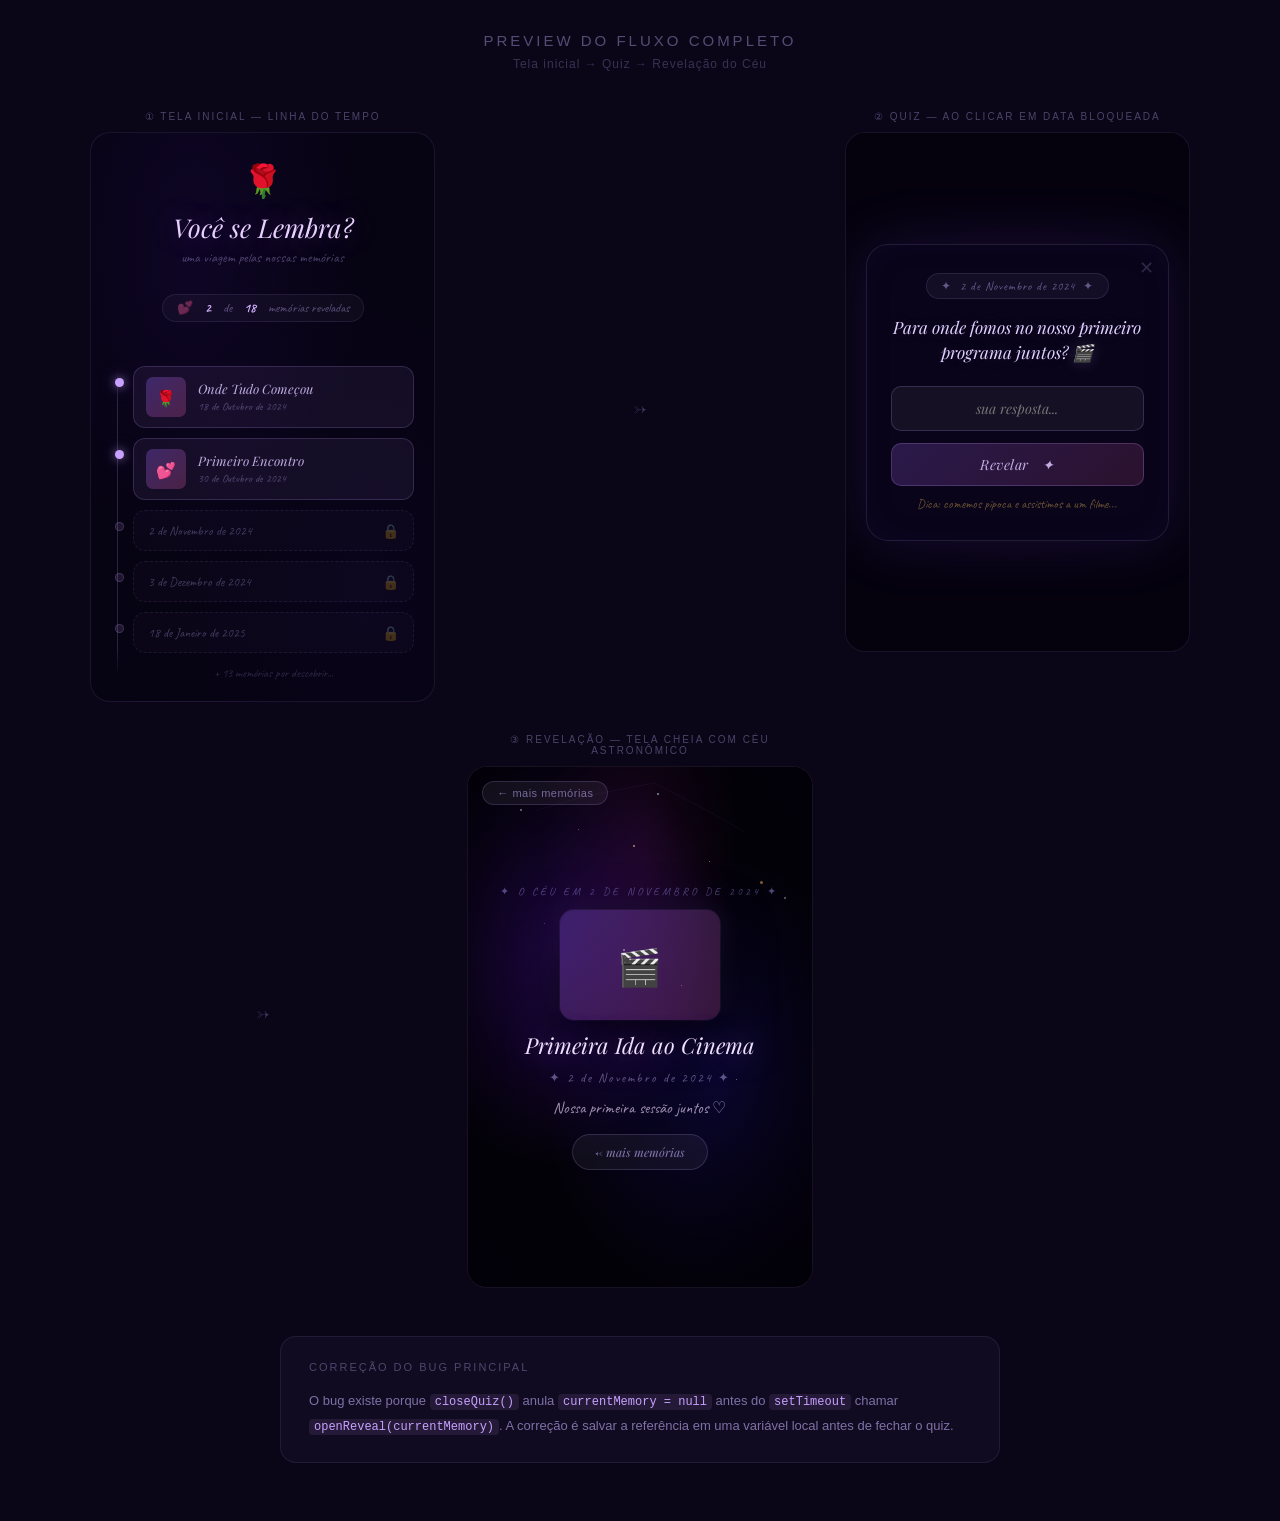
<file: .superpowers/brainstorm/1496-1781221570/content/full-design.html>
<!DOCTYPE html>
<html lang="pt-BR">
<head>
<meta charset="UTF-8">
<meta name="viewport" content="width=device-width, initial-scale=1.0">
<title>Design Preview — Você se Lembra?</title>
<link href="https://fonts.googleapis.com/css2?family=Playfair+Display:ital,wght@0,400;0,700;1,400&family=Caveat:wght@400;600&display=swap" rel="stylesheet">
<style>
* { margin:0; padding:0; box-sizing:border-box; }
body {
  background: #0a0618;
  color: #e0d0ff;
  font-family: 'Playfair Display', serif;
  min-height: 100vh;
  padding: 32px 20px 60px;
}

h1 {
  text-align: center;
  font-size: 15px;
  font-family: sans-serif;
  font-weight: 400;
  color: rgba(200,180,255,0.4);
  letter-spacing: 3px;
  text-transform: uppercase;
  margin-bottom: 8px;
}
.subtitle {
  text-align: center;
  font-family: sans-serif;
  font-size: 12px;
  color: rgba(200,180,255,0.25);
  margin-bottom: 40px;
  letter-spacing: 1px;
}

.flow {
  display: grid;
  grid-template-columns: repeat(auto-fit, minmax(280px, 1fr));
  gap: 32px;
  max-width: 1100px;
  margin: 0 auto;
}

.screen-label {
  font-family: sans-serif;
  font-size: 10px;
  letter-spacing: 2px;
  text-transform: uppercase;
  color: rgba(200,180,255,0.35);
  margin-bottom: 10px;
  text-align: center;
}

.screen {
  border-radius: 20px;
  overflow: hidden;
  border: 1px solid rgba(200,160,255,0.1);
  background: #060312;
}

/* ── SCREEN 1: TIMELINE ── */
.timeline-screen {
  padding: 24px 20px 20px;
  min-height: 520px;
  position: relative;
  background: radial-gradient(ellipse at 30% 20%, rgba(80,20,180,0.12), transparent 50%),
              radial-gradient(ellipse at 80% 80%, rgba(40,10,120,0.08), transparent 50%), #060312;
}
.tl-header { text-align: center; margin-bottom: 28px; }
.tl-icon { font-size: 32px; display: block; margin-bottom: 10px; }
.tl-title { font-size: 26px; font-style: italic; color: #e8d0ff; text-shadow: 0 0 30px rgba(200,140,255,0.4); margin-bottom: 4px; }
.tl-sub { font-family: 'Caveat', cursive; font-size: 14px; color: rgba(200,180,255,0.35); }
.tl-counter { display: inline-flex; align-items: center; gap: 6px; background: rgba(255,255,255,0.03); border: 1px solid rgba(200,160,255,0.1); border-radius: 40px; padding: 5px 14px; font-family: 'Caveat', cursive; font-size: 13px; color: rgba(200,180,255,0.4); margin-bottom: 24px; }
.tl-counter strong { color: #d4b0ff; }

/* timeline */
.timeline { position: relative; padding-left: 22px; }
.timeline::before { content:''; position: absolute; left: 6px; top: 4px; bottom: 4px; width: 1px; background: linear-gradient(to bottom, transparent, rgba(200,160,255,0.2) 10%, rgba(200,160,255,0.2) 90%, transparent); }

.tl-item { position: relative; margin-bottom: 10px; }
.tl-dot { position: absolute; left: -18px; top: 12px; width: 9px; height: 9px; border-radius: 50%; }
.tl-dot.unlocked { background: #c8a0ff; box-shadow: 0 0 10px rgba(200,160,255,0.6), 0 0 20px rgba(200,160,255,0.3); }
.tl-dot.locked { background: rgba(200,160,255,0.12); border: 1px solid rgba(200,160,255,0.2); }

.tl-card { border-radius: 12px; overflow: hidden; cursor: pointer; transition: transform .2s; }
.tl-card.unlocked-card { background: rgba(200,160,255,0.07); border: 1px solid rgba(200,160,255,0.18); display: flex; gap: 12px; padding: 10px 12px; align-items: center; }
.tl-card.locked-card { background: rgba(200,160,255,0.025); border: 1px dashed rgba(200,160,255,0.1); padding: 10px 14px; display: flex; align-items: center; justify-content: space-between; }

.tl-thumb { width: 40px; height: 40px; border-radius: 7px; background: linear-gradient(135deg, rgba(120,80,200,0.4), rgba(200,80,140,0.3)); flex-shrink: 0; display: flex; align-items: center; justify-content: center; font-size: 16px; overflow: hidden; }
.tl-thumb img { width: 100%; height: 100%; object-fit: cover; }
.tl-info-title { font-size: 13px; color: rgba(220,200,255,0.85); line-height: 1.3; font-style: italic; }
.tl-info-date { font-family: 'Caveat', cursive; font-size: 11px; color: rgba(200,180,255,0.35); margin-top: 1px; }

.tl-locked-text { font-family: 'Caveat', cursive; font-size: 13px; color: rgba(200,180,255,0.3); }
.tl-locked-icon { font-size: 14px; opacity: 0.25; }

/* ── SCREEN 2: QUIZ MODAL ── */
.quiz-screen {
  padding: 24px 20px;
  min-height: 520px;
  position: relative;
  background: radial-gradient(ellipse at 50% 50%, rgba(80,20,180,0.1), transparent 60%),
              rgba(6,3,15,0.95);
  display: flex;
  align-items: center;
  justify-content: center;
}
.quiz-screen::before {
  content: '';
  position: absolute;
  inset: 0;
  background: rgba(6,3,15,0.7);
  backdrop-filter: blur(8px);
}
.quiz-box {
  position: relative;
  z-index: 1;
  background: rgba(10,5,26,0.97);
  border: 1px solid rgba(200,160,255,0.14);
  border-radius: 22px;
  padding: 28px 24px;
  width: 100%;
  text-align: center;
  box-shadow: 0 0 60px rgba(140,80,255,0.15), inset 0 0 40px rgba(140,80,255,0.03);
}
.q-badge { display: inline-flex; align-items: center; gap: 6px; background: rgba(200,160,255,0.06); border: 1px solid rgba(200,160,255,0.12); border-radius: 40px; padding: 4px 14px; font-family: 'Caveat', cursive; font-size: 12px; letter-spacing: 1px; color: rgba(200,180,255,0.45); margin-bottom: 16px; }
.q-question { font-size: 17px; font-style: italic; color: #e0d0ff; line-height: 1.5; margin-bottom: 20px; text-shadow: 0 0 16px rgba(200,160,255,0.2); }
.q-input { width: 100%; background: rgba(255,255,255,0.04); border: 1px solid rgba(200,160,255,0.15); border-radius: 10px; padding: 12px 16px; color: rgba(220,200,255,0.8); font-family: 'Playfair Display', serif; font-size: 14px; text-align: center; margin-bottom: 12px; font-style: italic; }
.q-btn { width: 100%; background: linear-gradient(135deg, rgba(160,100,255,0.22), rgba(200,80,140,0.18)); border: 1px solid rgba(200,160,255,0.22); color: rgba(220,200,255,0.85); padding: 11px; border-radius: 10px; font-family: 'Playfair Display', serif; font-size: 14px; font-style: italic; cursor: pointer; letter-spacing: .5px; }
.q-close { position: absolute; top: 12px; right: 14px; background: transparent; border: none; color: rgba(200,180,255,0.2); font-size: 18px; cursor: pointer; font-family: sans-serif; }
.q-attempts { font-family: 'Caveat', cursive; font-size: 13px; color: rgba(200,160,80,0.5); margin-top: 10px; }

/* ── SCREEN 3: SKY REVEAL ── */
.reveal-screen {
  min-height: 520px;
  position: relative;
  overflow: hidden;
  background: #030108;
}
.reveal-sky-bg {
  position: absolute;
  inset: 0;
  background:
    radial-gradient(ellipse at 25% 35%, rgba(55,12,120,0.55), transparent 45%),
    radial-gradient(ellipse at 72% 60%, rgba(18,10,90,0.45), transparent 50%),
    radial-gradient(ellipse at 50% 15%, rgba(90,15,80,0.3), transparent 40%),
    #030108;
}
.star { position: absolute; border-radius: 50%; background: white; }
.reveal-content {
  position: relative;
  z-index: 2;
  display: flex;
  flex-direction: column;
  align-items: center;
  justify-content: center;
  min-height: 520px;
  padding: 24px 20px;
  gap: 12px;
  text-align: center;
}
.rv-back { position: absolute; top: 14px; left: 14px; background: rgba(255,255,255,0.06); border: 1px solid rgba(200,160,255,0.18); border-radius: 20px; padding: 5px 14px; font-family: sans-serif; font-size: 11px; color: rgba(200,180,255,0.55); letter-spacing: .5px; cursor: pointer; z-index: 3; }
.rv-label { font-family: 'Caveat', cursive; font-size: 11px; letter-spacing: 3px; color: rgba(170,150,255,0.45); text-transform: uppercase; }
.rv-photo { width: 160px; border-radius: 14px; overflow: hidden; box-shadow: 0 12px 50px rgba(0,0,0,0.85), 0 0 0 1px rgba(200,160,255,0.1), 0 0 30px rgba(120,80,200,0.2); }
.rv-photo-inner { width: 100%; height: 110px; background: linear-gradient(135deg, rgba(120,80,200,0.35), rgba(200,80,140,0.25)); display: flex; align-items: center; justify-content: center; font-size: 36px; }
.rv-event { font-size: 22px; font-style: italic; color: #f0e0ff; text-shadow: 0 0 30px rgba(200,140,255,0.5); line-height: 1.2; }
.rv-date { font-family: 'Caveat', cursive; font-size: 13px; letter-spacing: 2px; color: rgba(200,180,255,0.45); }
.rv-caption { font-family: 'Caveat', cursive; font-size: 16px; color: rgba(240,220,255,0.65); }
.rv-btn { background: rgba(255,255,255,0.05); border: 1px solid rgba(200,160,255,0.18); color: rgba(200,180,255,0.65); padding: 9px 22px; border-radius: 40px; font-family: 'Playfair Display', serif; font-size: 12px; cursor: pointer; margin-top: 4px; font-style: italic; }

/* vignette */
.reveal-vignette { position: absolute; inset: 0; z-index: 1; background: radial-gradient(ellipse at center, transparent 40%, rgba(2,0,8,0.7) 100%); pointer-events: none; }

/* particles */
.particle { position: absolute; font-size: 12px; animation: floatUp 5s ease-out forwards; pointer-events: none; z-index: 1; }
@keyframes floatUp { 0%{opacity:0;transform:translateY(0) rotate(0deg)} 10%{opacity:.8} 90%{opacity:.3} 100%{opacity:0;transform:translateY(-300px) rotate(360deg)} }

/* arrow between screens */
.arrow {
  display: flex;
  align-items: center;
  justify-content: center;
  padding: 0 4px;
  color: rgba(200,160,255,0.3);
  font-size: 20px;
  align-self: center;
}

@media (max-width: 900px) {
  .arrow { display: none; }
}
</style>
</head>
<body>

<h1>Preview do Fluxo Completo</h1>
<p class="subtitle">Tela inicial → Quiz → Revelação do Céu</p>

<div class="flow">

  <!-- SCREEN 1: TIMELINE -->
  <div>
    <div class="screen-label">① Tela Inicial — Linha do Tempo</div>
    <div class="screen timeline-screen">
      <div class="tl-header">
        <span class="tl-icon">🌹</span>
        <div class="tl-title">Você se Lembra?</div>
        <div class="tl-sub">uma viagem pelas nossas memórias</div>
      </div>
      <div style="text-align:center; margin-bottom: 20px;">
        <div class="tl-counter">💕 &nbsp;<strong>2</strong>&nbsp; de &nbsp;<strong>18</strong>&nbsp; memórias reveladas</div>
      </div>
      <div class="timeline">
        <!-- Unlocked 1 -->
        <div class="tl-item">
          <div class="tl-dot unlocked"></div>
          <div class="tl-card unlocked-card">
            <div class="tl-thumb">🌹</div>
            <div>
              <div class="tl-info-title">Onde Tudo Começou</div>
              <div class="tl-info-date">18 de Outubro de 2024</div>
            </div>
          </div>
        </div>
        <!-- Unlocked 2 -->
        <div class="tl-item">
          <div class="tl-dot unlocked"></div>
          <div class="tl-card unlocked-card">
            <div class="tl-thumb">💕</div>
            <div>
              <div class="tl-info-title">Primeiro Encontro</div>
              <div class="tl-info-date">30 de Outubro de 2024</div>
            </div>
          </div>
        </div>
        <!-- Locked items -->
        <div class="tl-item">
          <div class="tl-dot locked"></div>
          <div class="tl-card locked-card">
            <div class="tl-locked-text">2 de Novembro de 2024</div>
            <div class="tl-locked-icon">🔒</div>
          </div>
        </div>
        <div class="tl-item">
          <div class="tl-dot locked"></div>
          <div class="tl-card locked-card">
            <div class="tl-locked-text">3 de Dezembro de 2024</div>
            <div class="tl-locked-icon">🔒</div>
          </div>
        </div>
        <div class="tl-item">
          <div class="tl-dot locked"></div>
          <div class="tl-card locked-card">
            <div class="tl-locked-text">18 de Janeiro de 2025</div>
            <div class="tl-locked-icon">🔒</div>
          </div>
        </div>
        <div style="text-align:center; margin-top: 12px; font-family: 'Caveat', cursive; font-size: 12px; color: rgba(200,180,255,0.2);">+ 13 memórias por descobrir...</div>
      </div>
    </div>
  </div>

  <!-- ARROW -->
  <div class="arrow">→</div>

  <!-- SCREEN 2: QUIZ -->
  <div>
    <div class="screen-label">② Quiz — ao clicar em data bloqueada</div>
    <div class="screen quiz-screen">
      <!-- blurred timeline bg -->
      <div class="quiz-box">
        <button class="q-close">✕</button>
        <div class="q-badge">✦ &nbsp;2 de Novembro de 2024&nbsp; ✦</div>
        <div class="q-question">Para onde fomos no nosso primeiro programa juntos? 🎬</div>
        <input class="q-input" placeholder="sua resposta..." value="" style="background:rgba(255,255,255,0.05);border:1px solid rgba(200,160,255,0.2);border-radius:10px;padding:12px;width:100%;color:rgba(220,200,255,0.7);font-family:'Playfair Display',serif;font-size:14px;text-align:center;font-style:italic;outline:none;margin-bottom:12px;">
        <button class="q-btn">Revelar &nbsp; ✦</button>
        <div class="q-attempts">Dica: comemos pipoca e assistimos a um filme...</div>
      </div>
    </div>
  </div>

  <!-- ARROW -->
  <div class="arrow">→</div>

  <!-- SCREEN 3: REVEAL -->
  <div>
    <div class="screen-label">③ Revelação — tela cheia com céu astronômico</div>
    <div class="screen reveal-screen">
      <div class="reveal-sky-bg"></div>

      <!-- Stars -->
      <div class="star" style="width:2px;height:2px;top:8%;left:15%;opacity:.8;"></div>
      <div class="star" style="width:1px;height:1px;top:12%;left:32%;opacity:.5;"></div>
      <div class="star" style="width:2px;height:2px;top:5%;left:55%;opacity:.9;background:#c8e0ff;"></div>
      <div class="star" style="width:1px;height:1px;top:18%;left:70%;opacity:.6;"></div>
      <div class="star" style="width:3px;height:3px;top:22%;left:85%;opacity:.7;background:#ffb060;"></div>
      <div class="star" style="width:1px;height:1px;top:30%;left:22%;opacity:.4;"></div>
      <div class="star" style="width:2px;height:2px;top:35%;left:45%;opacity:.6;"></div>
      <div class="star" style="width:1px;height:1px;top:42%;left:62%;opacity:.5;"></div>
      <div class="star" style="width:2px;height:2px;top:15%;left:48%;opacity:.7;background:#ffe0b0;"></div>
      <div class="star" style="width:1px;height:1px;top:55%;left:18%;opacity:.3;"></div>
      <div class="star" style="width:1px;height:1px;top:60%;left:78%;opacity:.5;"></div>
      <div class="star" style="width:2px;height:2px;top:25%;left:92%;opacity:.6;"></div>

      <!-- Constellation lines (decorative) -->
      <svg style="position:absolute;inset:0;width:100%;height:100%;z-index:1;opacity:0.3" viewBox="0 0 300 520">
        <line x1="45" y1="44" x2="96" y2="29" stroke="rgba(170,140,255,0.4)" stroke-width="0.6"/>
        <line x1="96" y1="29" x2="165" y2="16" stroke="rgba(170,140,255,0.4)" stroke-width="0.6"/>
        <line x1="255" y1="65" x2="220" y2="45" stroke="rgba(170,140,255,0.4)" stroke-width="0.6"/>
        <line x1="220" y1="45" x2="165" y2="16" stroke="rgba(170,140,255,0.4)" stroke-width="0.6"/>
      </svg>

      <div class="reveal-vignette"></div>

      <!-- Particles -->
      <div class="particle" style="left:10%;bottom:20%;animation-delay:0s;">💕</div>
      <div class="particle" style="left:30%;bottom:10%;animation-delay:.8s;">✨</div>
      <div class="particle" style="left:60%;bottom:15%;animation-delay:1.5s;">🌸</div>
      <div class="particle" style="left:80%;bottom:25%;animation-delay:.3s;">💫</div>
      <div class="particle" style="left:50%;bottom:5%;animation-delay:2s;">🌹</div>

      <button class="rv-back">← mais memórias</button>

      <div class="reveal-content">
        <div class="rv-label">✦ O Céu em 2 de Novembro de 2024 ✦</div>
        <div class="rv-photo">
          <div class="rv-photo-inner">🎬</div>
        </div>
        <div class="rv-event">Primeira Ida ao Cinema</div>
        <div class="rv-date">✦ 2 de Novembro de 2024 ✦</div>
        <div class="rv-caption">Nossa primeira sessão juntos ♡</div>
        <button class="rv-btn">← mais memórias</button>
      </div>
    </div>
  </div>

</div>

<div style="max-width:760px;margin:48px auto 0;padding:0 20px;">
  <div style="background:rgba(200,160,255,0.04);border:1px solid rgba(200,160,255,0.1);border-radius:16px;padding:24px 28px;">
    <div style="font-family:sans-serif;font-size:11px;letter-spacing:2px;color:rgba(200,180,255,0.35);text-transform:uppercase;margin-bottom:16px;">Correção do Bug Principal</div>
    <p style="font-family:sans-serif;font-size:13px;color:rgba(200,180,255,0.6);line-height:1.8;">
      O bug existe porque <code style="background:rgba(200,160,255,0.1);border-radius:4px;padding:1px 5px;font-size:12px;color:#c8a0ff;">closeQuiz()</code> anula
      <code style="background:rgba(200,160,255,0.1);border-radius:4px;padding:1px 5px;font-size:12px;color:#c8a0ff;">currentMemory = null</code>
      antes do <code style="background:rgba(200,160,255,0.1);border-radius:4px;padding:1px 5px;font-size:12px;color:#c8a0ff;">setTimeout</code> chamar <code style="background:rgba(200,160,255,0.1);border-radius:4px;padding:1px 5px;font-size:12px;color:#c8a0ff;">openReveal(currentMemory)</code>.
      A correção é salvar a referência em uma variável local antes de fechar o quiz.
    </p>
  </div>
</div>

</body>
</html>
</file>
